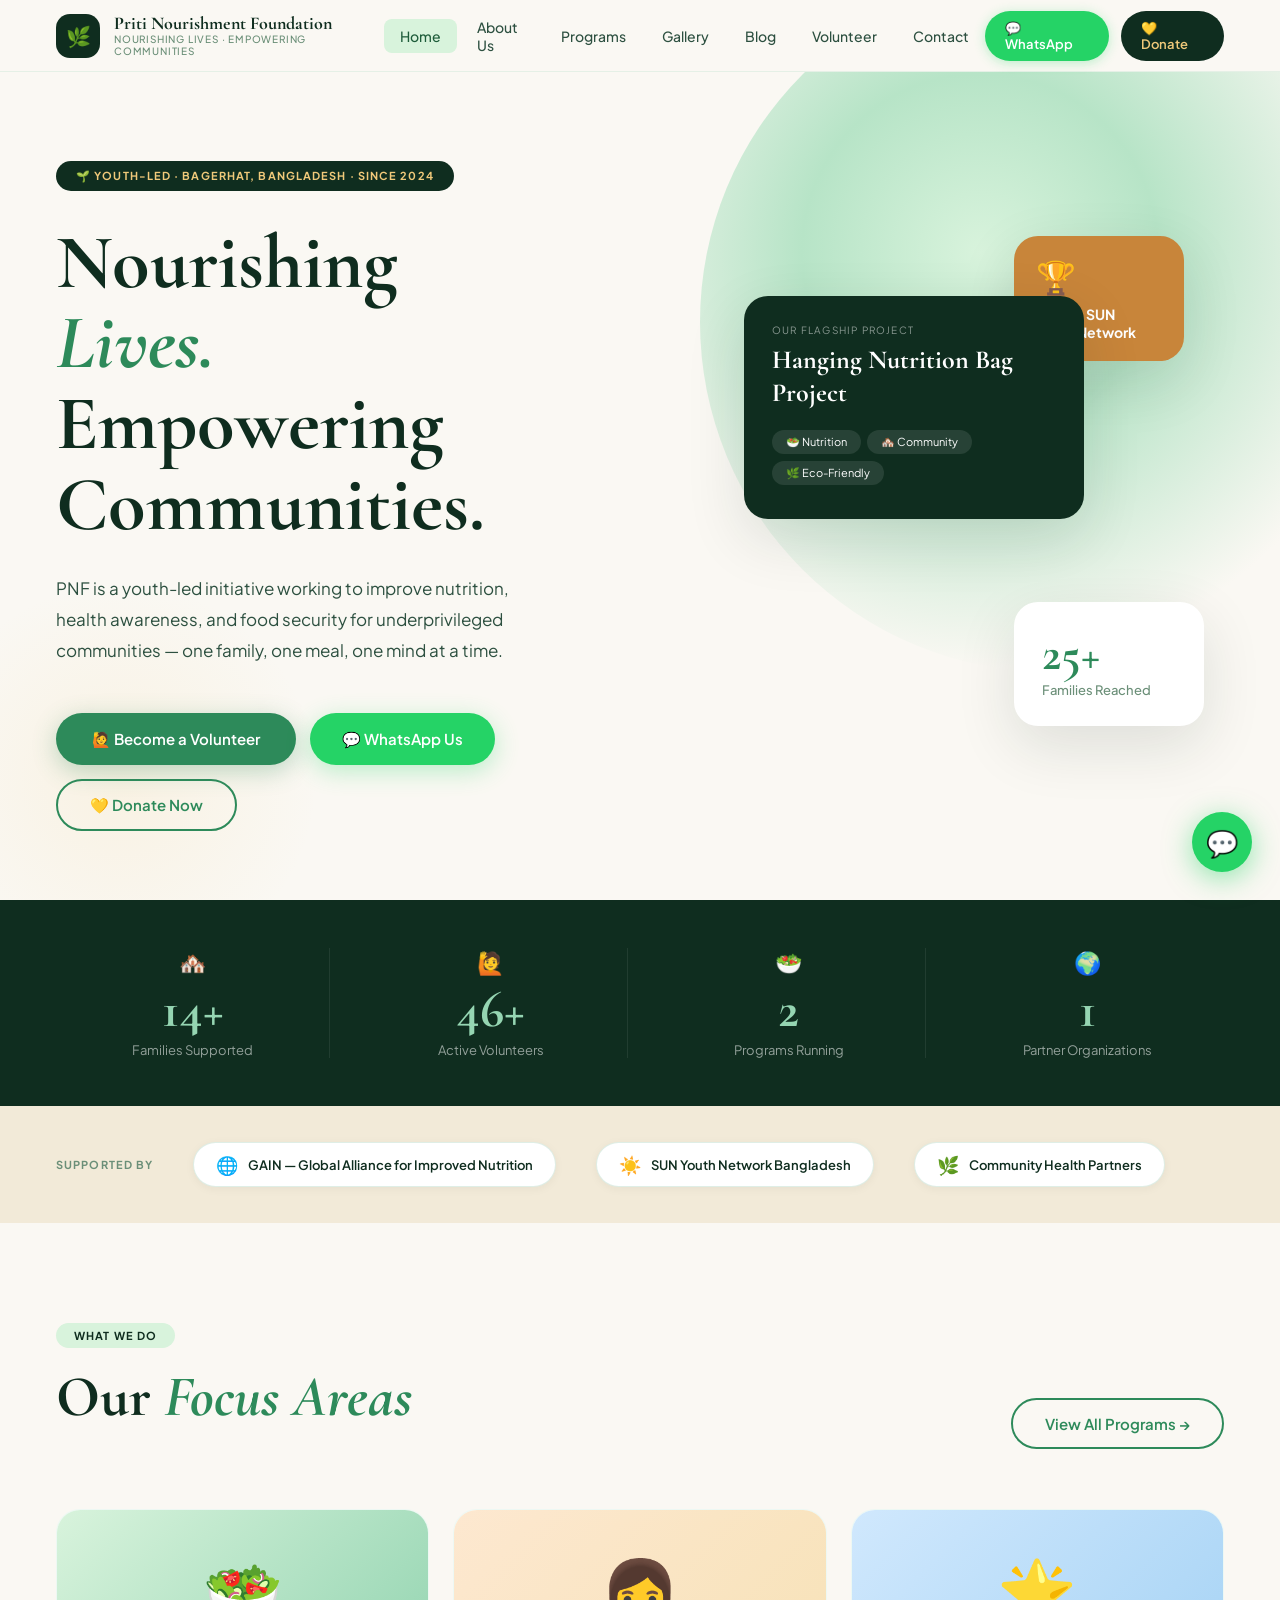
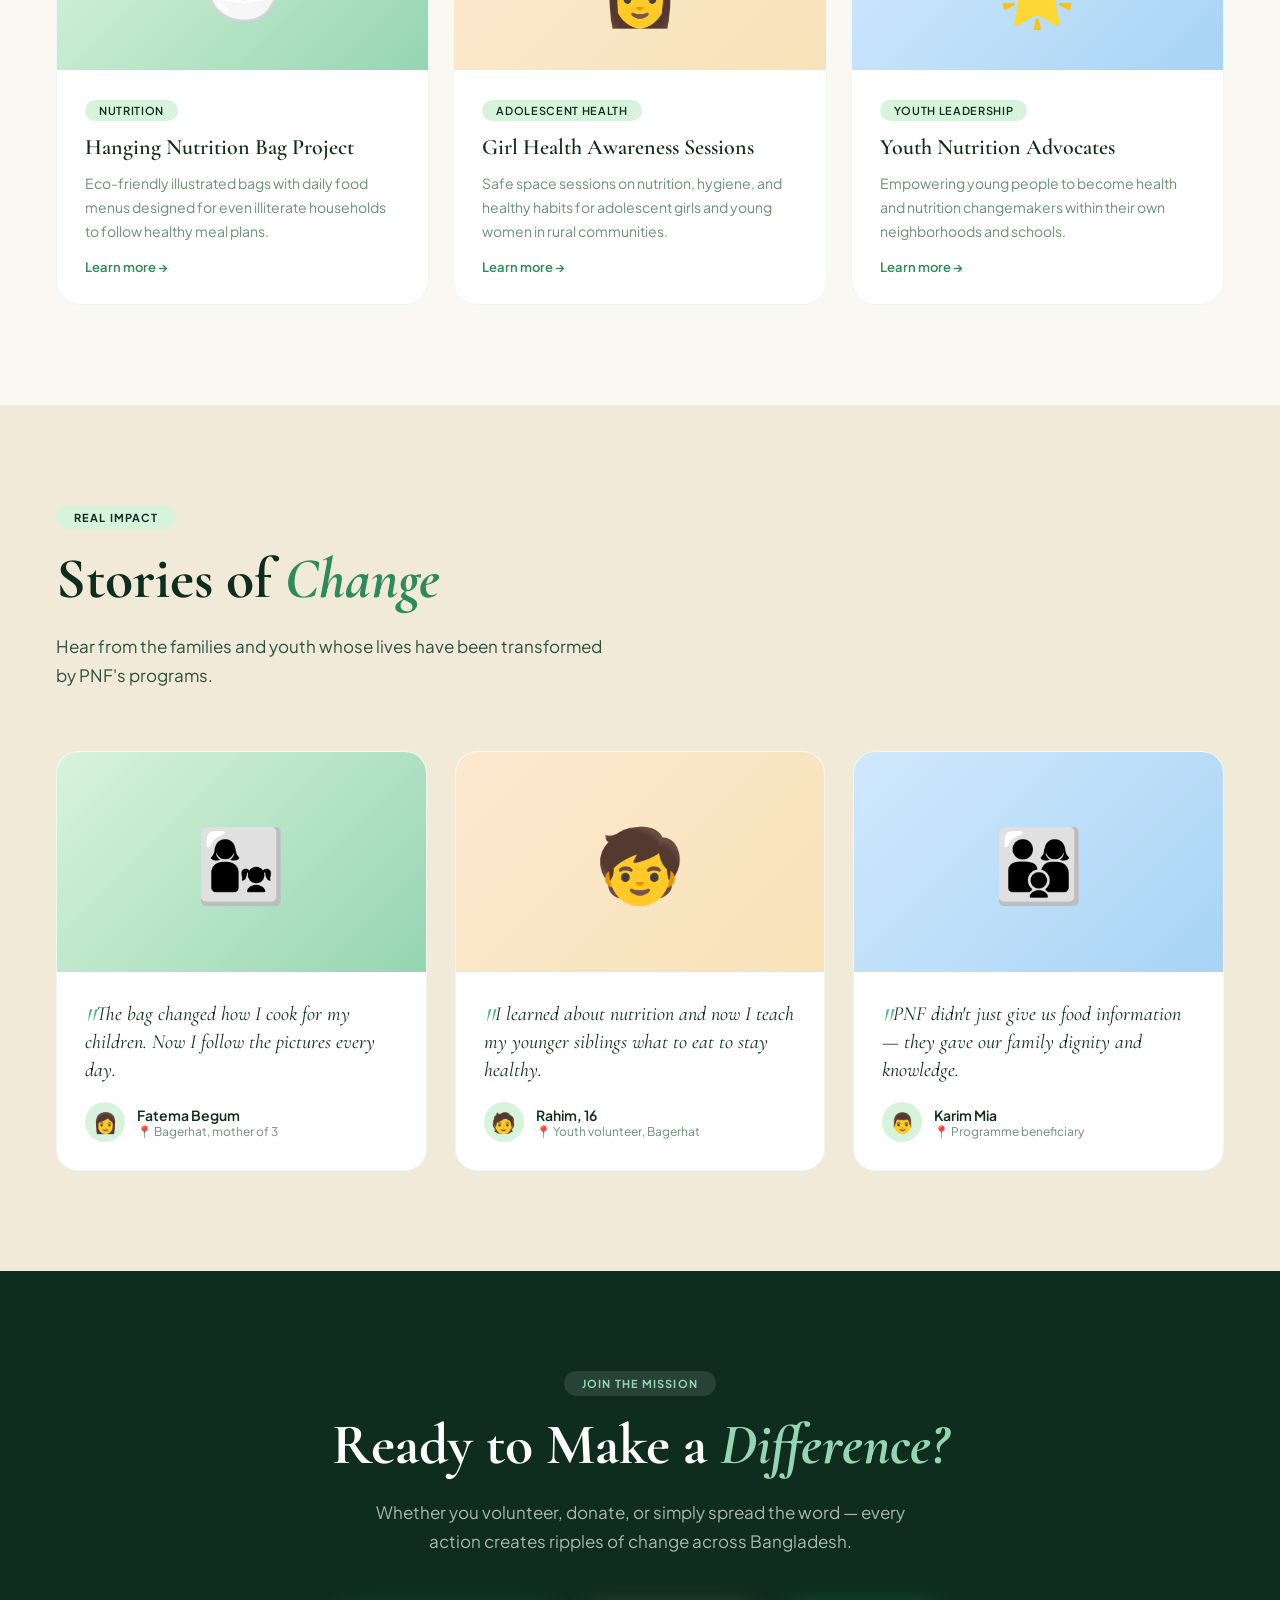
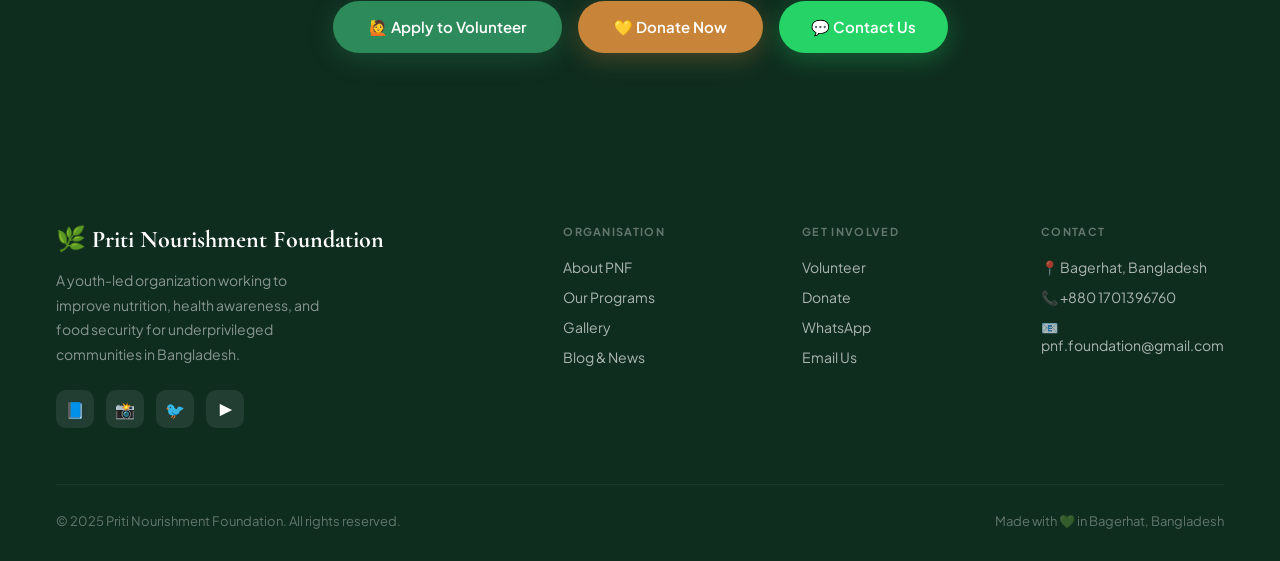
<file: website/pnf-website-v2.html>
<!DOCTYPE html>
<html lang="en">
<head>
<meta charset="UTF-8"/>
<meta name="viewport" content="width=device-width, initial-scale=1.0"/>
<title>Priti Nourishment Foundation — Nourishing Lives. Empowering Communities.</title>
<link href="https://fonts.googleapis.com/css2?family=Cormorant+Garamond:ital,wght@0,400;0,600;0,700;1,400;1,600&family=Plus+Jakarta+Sans:wght@300;400;500;600;700&display=swap" rel="stylesheet"/>
<style>
:root {
  --forest: #0f2d1f;
  --moss: #1e5c3a;
  --fern: #2d8a5a;
  --sage: #52b788;
  --mint: #95d5b2;
  --foam: #d8f3dc;
  --cream: #faf8f3;
  --parchment: #f2ead8;
  --gold: #c8853a;
  --gold-light: #f0c97a;
  --text: #0f2d1f;
  --text-mid: #2d5040;
  --text-soft: #6b8f78;
  --white: #ffffff;
  --shadow: 0 20px 60px rgba(15,45,31,.12);
  --shadow-lg: 0 40px 100px rgba(15,45,31,.18);
}

*, *::before, *::after { box-sizing: border-box; margin: 0; padding: 0; }
html { scroll-behavior: smooth; font-size: 16px; }
body { font-family: 'Plus Jakarta Sans', sans-serif; background: var(--cream); color: var(--text); overflow-x: hidden; }
img { max-width: 100%; display: block; }
a { text-decoration: none; }

/* ═══════════════════════════════════
   NAVIGATION
═══════════════════════════════════ */
.nav {
  position: fixed; top: 0; left: 0; right: 0; z-index: 1000;
  padding: 0 56px;
  background: rgba(250,248,243,0.95);
  backdrop-filter: blur(20px);
  border-bottom: 1px solid rgba(82,183,136,.12);
  transition: box-shadow .3s;
  height: 72px; display: flex; align-items: center; justify-content: space-between;
}
.nav.scrolled { box-shadow: 0 4px 40px rgba(15,45,31,.08); }

.nav-brand { display: flex; align-items: center; gap: 14px; }
.nav-icon {
  width: 44px; height: 44px; background: var(--forest);
  border-radius: 14px; display: flex; align-items: center; justify-content: center;
  font-size: 20px; flex-shrink: 0;
}
.nav-name { font-family: 'Cormorant Garamond', serif; font-size: 18px; font-weight: 700; color: var(--forest); line-height: 1.1; }
.nav-tagline { font-size: 10px; color: var(--text-soft); letter-spacing: .08em; text-transform: uppercase; font-weight: 500; }

.nav-menu { display: flex; align-items: center; gap: 4px; }
.nav-menu a {
  padding: 8px 16px; border-radius: 8px; font-size: 14px; font-weight: 500;
  color: var(--text-mid); transition: all .2s;
}
.nav-menu a:hover, .nav-menu a.active { background: var(--foam); color: var(--moss); }

.nav-actions { display: flex; align-items: center; gap: 12px; }
.btn-wa {
  display: flex; align-items: center; gap: 8px;
  background: #25d366; color: #fff;
  padding: 9px 20px; border-radius: 50px; font-size: 13px; font-weight: 600;
  transition: all .2s; box-shadow: 0 2px 12px rgba(37,211,102,.3);
}
.btn-wa:hover { background: #1db954; transform: translateY(-1px); box-shadow: 0 4px 20px rgba(37,211,102,.4); }
.btn-donate-nav {
  display: flex; align-items: center; gap: 6px;
  background: var(--forest); color: var(--gold-light);
  padding: 9px 20px; border-radius: 50px; font-size: 13px; font-weight: 600;
  transition: all .2s;
}
.btn-donate-nav:hover { background: var(--moss); transform: translateY(-1px); }

/* ═══════════════════════════════════
   PAGE SYSTEM
═══════════════════════════════════ */
.page { display: none; padding-top: 72px; min-height: 100vh; }
.page.active { display: block; }

/* ═══════════════════════════════════
   HERO — HOME
═══════════════════════════════════ */
.hero {
  min-height: calc(100vh - 72px);
  position: relative; overflow: hidden;
  display: grid; grid-template-columns: 1fr 480px;
  align-items: center; gap: 60px;
  padding: 80px 56px 60px;
  background: var(--cream);
}

.hero-orb {
  position: absolute; right: -120px; top: -100px;
  width: 700px; height: 700px;
  background: radial-gradient(circle at 40% 40%, #d8f3dc 0%, #b7e4c7 30%, transparent 70%);
  border-radius: 50%; pointer-events: none;
  animation: orbFloat 10s ease-in-out infinite;
}
.hero-orb2 {
  position: absolute; left: -80px; bottom: -80px;
  width: 400px; height: 400px;
  background: radial-gradient(circle, #f0c97a22 0%, transparent 70%);
  border-radius: 50%; pointer-events: none;
}
@keyframes orbFloat {
  0%,100%{transform:translate(0,0) scale(1)} 50%{transform:translate(-20px,-30px) scale(1.05)}
}

.hero-left { position: relative; z-index: 2; }

.hero-eyebrow {
  display: inline-flex; align-items: center; gap: 10px;
  background: var(--forest); color: var(--gold-light);
  padding: 8px 20px; border-radius: 50px; font-size: 11px;
  font-weight: 700; letter-spacing: .1em; text-transform: uppercase;
  margin-bottom: 32px; animation: slideIn .7s ease both;
}

.hero-h1 {
  font-family: 'Cormorant Garamond', serif;
  font-size: clamp(48px, 6vw, 80px); font-weight: 700; line-height: 1.05;
  color: var(--forest); margin-bottom: 28px;
  animation: slideIn .7s .1s ease both;
}
.hero-h1 .line2 { color: var(--fern); font-style: italic; }

.hero-p {
  font-size: 17px; line-height: 1.8; color: var(--text-mid);
  max-width: 500px; margin-bottom: 48px;
  animation: slideIn .7s .2s ease both;
}

.hero-btns { display: flex; flex-wrap: wrap; gap: 14px; animation: slideIn .7s .3s ease both; }

.btn-primary {
  display: inline-flex; align-items: center; gap: 10px;
  background: var(--fern); color: #fff;
  padding: 16px 36px; border-radius: 50px; font-size: 15px; font-weight: 600;
  transition: all .25s; box-shadow: 0 6px 24px rgba(45,138,90,.3);
}
.btn-primary:hover { background: var(--forest); transform: translateY(-2px); box-shadow: 0 10px 36px rgba(45,138,90,.4); }

.btn-secondary {
  display: inline-flex; align-items: center; gap: 10px;
  border: 2px solid var(--fern); color: var(--fern);
  padding: 14px 32px; border-radius: 50px; font-size: 15px; font-weight: 600;
  transition: all .25s; background: transparent;
}
.btn-secondary:hover { background: var(--fern); color: #fff; transform: translateY(-2px); }

.btn-wa-hero {
  display: inline-flex; align-items: center; gap: 10px;
  background: #25d366; color: #fff;
  padding: 16px 32px; border-radius: 50px; font-size: 15px; font-weight: 600;
  transition: all .25s; box-shadow: 0 6px 24px rgba(37,211,102,.3);
}
.btn-wa-hero:hover { background: #1db954; transform: translateY(-2px); }

/* Hero Right Visual */
.hero-right { position: relative; z-index: 2; animation: slideIn .8s .15s ease both; }

.hero-visual-wrap {
  position: relative; width: 460px; height: 520px;
}

.vis-card {
  position: absolute; border-radius: 24px; padding: 28px;
  animation: cardFloat 7s ease-in-out infinite;
  box-shadow: var(--shadow);
}
.vc-main {
  width: 340px; top: 60px; left: 0;
  background: var(--forest); color: #fff;
  animation-delay: 0s;
}
.vc-stat {
  width: 190px; bottom: 30px; right: 0;
  background: #fff; animation-delay: -3.5s; animation-duration: 5.5s;
}
.vc-badge {
  width: 170px; top: 0; right: 20px;
  background: var(--gold); color: #fff;
  padding: 20px 22px; animation-delay: -1.5s; animation-duration: 6s;
}
@keyframes cardFloat { 0%,100%{transform:translateY(0)} 50%{transform:translateY(-14px)} }

.vc-main .vc-label { font-size: 10px; letter-spacing: .12em; text-transform: uppercase; opacity: .5; margin-bottom: 8px; }
.vc-main .vc-title { font-family: 'Cormorant Garamond', serif; font-size: 26px; font-weight: 700; margin-bottom: 20px; line-height: 1.25; }
.vc-tag { display: inline-block; background: rgba(255,255,255,.1); padding: 5px 14px; border-radius: 20px; font-size: 11px; margin-right: 6px; margin-bottom: 6px; }

.vc-stat .big-num { font-family: 'Cormorant Garamond', serif; font-size: 48px; font-weight: 700; color: var(--fern); line-height: 1; }
.vc-stat .big-label { font-size: 13px; color: var(--text-soft); font-weight: 500; margin-top: 4px; }

.vc-badge .badge-icon { font-size: 32px; margin-bottom: 8px; }
.vc-badge .badge-text { font-size: 14px; font-weight: 700; line-height: 1.3; }

/* ═══════════════════════════════════
   IMPACT COUNTER BAR
═══════════════════════════════════ */
.impact-bar {
  background: var(--forest);
  padding: 48px 56px;
  display: grid; grid-template-columns: repeat(4,1fr); gap: 24px;
}
.impact-item { text-align: center; border-right: 1px solid rgba(255,255,255,.08); }
.impact-item:last-child { border-right: none; }
.impact-num {
  font-family: 'Cormorant Garamond', serif;
  font-size: 52px; font-weight: 700; color: var(--mint); line-height: 1;
  display: block;
}
.impact-label { font-size: 13px; color: rgba(255,255,255,.55); margin-top: 6px; font-weight: 400; }
.impact-icon { font-size: 22px; margin-bottom: 8px; }

/* ═══════════════════════════════════
   PARTNERS
═══════════════════════════════════ */
.partners-bar {
  background: var(--parchment); padding: 36px 56px;
  display: flex; align-items: center; gap: 40px; flex-wrap: wrap;
}
.partners-label { font-size: 11px; letter-spacing: .1em; text-transform: uppercase; color: var(--text-soft); font-weight: 700; flex-shrink: 0; }
.partner-pill {
  display: flex; align-items: center; gap: 10px;
  background: #fff; border: 1px solid rgba(45,138,90,.15);
  padding: 10px 22px; border-radius: 50px; font-size: 13px; font-weight: 600;
  color: var(--forest); box-shadow: 0 2px 10px rgba(15,45,31,.05);
}
.partner-pill span { font-size: 18px; }

/* ═══════════════════════════════════
   PROGRAMS SECTION
═══════════════════════════════════ */
.section { padding: 100px 56px; }
.section-alt { background: var(--parchment); }
.section-dark { background: var(--forest); color: #fff; }

.s-badge {
  display: inline-block; background: var(--foam); color: var(--forest);
  padding: 6px 18px; border-radius: 20px; font-size: 11px;
  font-weight: 700; letter-spacing: .1em; text-transform: uppercase; margin-bottom: 18px;
}
.s-badge-gold { background: rgba(200,133,58,.15); color: var(--gold); }
.s-badge-white { background: rgba(255,255,255,.1); color: var(--mint); }

.s-title {
  font-family: 'Cormorant Garamond', serif;
  font-size: clamp(36px, 4.5vw, 58px); font-weight: 700; line-height: 1.1;
  color: var(--forest); margin-bottom: 20px;
}
.s-title em { font-style: italic; color: var(--fern); }
.s-title-white { color: #fff; }
.s-title-white em { color: var(--mint); }

.s-sub { font-size: 17px; color: var(--text-mid); line-height: 1.75; max-width: 560px; }
.s-sub-white { color: rgba(255,255,255,.65); }

.s-header { margin-bottom: 60px; }
.s-header-flex { display: flex; justify-content: space-between; align-items: flex-end; flex-wrap: wrap; gap: 20px; margin-bottom: 60px; }

/* Programs grid */
.programs-grid {
  display: grid; grid-template-columns: repeat(3,1fr); gap: 24px;
}
.prog-card {
  background: #fff; border-radius: 24px; overflow: hidden;
  border: 1px solid rgba(82,183,136,.1);
  transition: all .3s; cursor: pointer;
}
.prog-card:hover { transform: translateY(-8px); box-shadow: var(--shadow-lg); }
.prog-banner {
  height: 160px; display: flex; align-items: center; justify-content: center;
  font-size: 64px; position: relative;
}
.pb-1 { background: linear-gradient(135deg, #d8f3dc, #95d5b2); }
.pb-2 { background: linear-gradient(135deg, #fde8d0, #f0c97a88); }
.pb-3 { background: linear-gradient(135deg, #d0e8fd, #a8d4f5); }
.pb-4 { background: linear-gradient(135deg, #fdd0e8, #f5a8d4); }
.pb-5 { background: linear-gradient(135deg, #e8d0fd, #c8a8f5); }
.pb-6 { background: linear-gradient(135deg, #d0fde8, #a8f5c8); }

.prog-body { padding: 28px; }
.prog-tag {
  display: inline-block; background: var(--foam); color: var(--forest);
  padding: 4px 14px; border-radius: 20px; font-size: 11px; font-weight: 600;
  text-transform: uppercase; letter-spacing: .06em; margin-bottom: 12px;
}
.prog-title { font-family: 'Cormorant Garamond', serif; font-size: 22px; font-weight: 600; color: var(--forest); margin-bottom: 10px; line-height: 1.3; }
.prog-desc { font-size: 14px; color: var(--text-soft); line-height: 1.7; }
.prog-link { display: inline-flex; align-items: center; gap: 6px; color: var(--fern); font-size: 13px; font-weight: 600; margin-top: 16px; transition: gap .2s; }
.prog-link:hover { gap: 10px; }

/* ═══════════════════════════════════
   ABOUT PAGE
═══════════════════════════════════ */
.about-hero {
  padding: 80px 56px 60px;
  background: var(--forest); color: #fff;
  display: grid; grid-template-columns: 1fr 1fr; gap: 80px; align-items: center;
}
.about-story { max-width: 560px; }
.about-story p { font-size: 16px; line-height: 1.85; color: rgba(255,255,255,.75); margin-bottom: 20px; }
.about-story p:first-of-type { font-size: 18px; color: rgba(255,255,255,.9); font-weight: 300; }

.about-quote {
  border-left: 3px solid var(--sage); padding-left: 28px; margin: 32px 0;
}
.about-quote blockquote { font-family: 'Cormorant Garamond', serif; font-size: 26px; font-style: italic; color: var(--mint); line-height: 1.4; }

.about-visual-side { position: relative; }
.about-img-grid {
  display: grid; grid-template-columns: 1fr 1fr; gap: 16px;
}
.about-img-card {
  border-radius: 20px; overflow: hidden; aspect-ratio: 1;
  display: flex; align-items: center; justify-content: center; font-size: 60px;
}
.aic-1 { background: linear-gradient(135deg, #1e5c3a, #2d8a5a); }
.aic-2 { background: linear-gradient(135deg, #c8853a, #f0c97a); grid-row: span 2; aspect-ratio: auto; }
.aic-3 { background: linear-gradient(135deg, #0f2d1f, #1e5c3a); }

/* Team */
.team-grid {
  display: grid; grid-template-columns: repeat(auto-fill, minmax(260px,1fr)); gap: 28px;
}
.team-card {
  background: #fff; border-radius: 24px; overflow: hidden;
  border: 1px solid rgba(82,183,136,.1);
  transition: all .3s;
}
.team-card:hover { transform: translateY(-6px); box-shadow: var(--shadow); }
.team-avatar {
  height: 200px; display: flex; align-items: center; justify-content: center;
  font-size: 72px; position: relative;
}
.ta-1 { background: linear-gradient(135deg, #d8f3dc, #52b788); }
.ta-2 { background: linear-gradient(135deg, #fde8d0, #c8853a66); }
.ta-3 { background: linear-gradient(135deg, #e8d0fd, #9a5fc8); }
.ta-4 { background: linear-gradient(135deg, #d0e8fd, #5f98c8); }
.ta-5 { background: linear-gradient(135deg, #fdd0e8, #c85f90); }
.ta-6 { background: linear-gradient(135deg, #d0fde8, #5fc894); }

.team-role {
  position: absolute; bottom: 12px; left: 12px;
  background: rgba(15,45,31,.75); color: var(--mint);
  padding: 4px 14px; border-radius: 20px; font-size: 11px; font-weight: 600;
  letter-spacing: .06em; text-transform: uppercase; backdrop-filter: blur(8px);
}
.team-info { padding: 22px; }
.team-name { font-family: 'Cormorant Garamond', serif; font-size: 20px; font-weight: 600; color: var(--forest); margin-bottom: 6px; }
.team-title { font-size: 13px; color: var(--text-soft); }
.team-bio { font-size: 13px; color: var(--text-mid); line-height: 1.6; margin-top: 10px; }

/* Values */
.values-grid { display: grid; grid-template-columns: repeat(3,1fr); gap: 24px; }
.value-card {
  padding: 36px; border-radius: 20px;
  border: 1px solid rgba(255,255,255,.08);
  background: rgba(255,255,255,.04);
  transition: background .2s;
}
.value-card:hover { background: rgba(255,255,255,.07); }
.value-icon { font-size: 36px; margin-bottom: 16px; }
.value-title { font-family: 'Cormorant Garamond', serif; font-size: 22px; font-weight: 600; color: #fff; margin-bottom: 10px; }
.value-desc { font-size: 14px; color: rgba(255,255,255,.55); line-height: 1.7; }

/* ═══════════════════════════════════
   GALLERY
═══════════════════════════════════ */
.gallery-grid {
  display: grid;
  grid-template-columns: repeat(4,1fr);
  grid-template-rows: auto;
  gap: 16px;
}
.gal-item {
  border-radius: 18px; overflow: hidden; position: relative; cursor: pointer;
  display: flex; align-items: center; justify-content: center;
  font-size: 56px; transition: transform .3s;
  aspect-ratio: 1;
}
.gal-item:hover { transform: scale(1.02); }
.gal-item.tall { grid-row: span 2; aspect-ratio: auto; }
.gal-item.wide { grid-column: span 2; aspect-ratio: 2/1; }

.gi-1 { background: linear-gradient(135deg, #d8f3dc, #52b788); }
.gi-2 { background: linear-gradient(135deg, #fde8d0, #f0c97a); }
.gi-3 { background: linear-gradient(135deg, #1e5c3a, #2d8a5a); color: #d8f3dc; }
.gi-4 { background: linear-gradient(135deg, #0f2d1f, #1e5c3a); color: #95d5b2; }
.gi-5 { background: linear-gradient(135deg, #fdd0e8, #f5a8d4); }
.gi-6 { background: linear-gradient(135deg, #d0e8fd, #a8d4f5); }
.gi-7 { background: linear-gradient(135deg, #e8fdd0, #c8f5a8); }
.gi-8 { background: linear-gradient(135deg, #c8853a, #f0c97a); color: #fff; }

.gal-overlay {
  position: absolute; inset: 0; background: rgba(15,45,31,0);
  display: flex; flex-direction: column; align-items: flex-start; justify-content: flex-end;
  padding: 20px; transition: background .3s;
}
.gal-item:hover .gal-overlay { background: rgba(15,45,31,.6); }
.gal-caption {
  color: #fff; font-size: 14px; font-weight: 600;
  opacity: 0; transform: translateY(10px); transition: all .3s;
}
.gal-item:hover .gal-caption { opacity: 1; transform: translateY(0); }

/* Story section */
.stories-grid { display: grid; grid-template-columns: repeat(3,1fr); gap: 28px; }
.story-card {
  background: #fff; border-radius: 22px; overflow: hidden;
  border: 1px solid rgba(82,183,136,.1); transition: all .3s;
}
.story-card:hover { transform: translateY(-6px); box-shadow: var(--shadow); }
.story-img {
  height: 220px; display: flex; align-items: center; justify-content: center; font-size: 72px;
}
.si-1 { background: linear-gradient(135deg, #d8f3dc, #95d5b2); }
.si-2 { background: linear-gradient(135deg, #fde8d0, #f0c97a88); }
.si-3 { background: linear-gradient(135deg, #d0e8fd, #a8d4f5); }

.story-body { padding: 28px; }
.story-quote {
  font-family: 'Cormorant Garamond', serif; font-size: 20px; font-style: italic;
  color: var(--forest); line-height: 1.4; margin-bottom: 16px;
}
.story-quote::before { content: '"'; color: var(--sage); font-size: 36px; line-height: 0; vertical-align: -12px; }
.story-person { display: flex; align-items: center; gap: 12px; margin-top: 18px; }
.story-avatar { width: 40px; height: 40px; border-radius: 50%; background: var(--foam); display: flex; align-items: center; justify-content: center; font-size: 20px; flex-shrink: 0; }
.story-pname { font-size: 14px; font-weight: 600; color: var(--forest); }
.story-ploc { font-size: 12px; color: var(--text-soft); }

/* ═══════════════════════════════════
   BLOG PAGE
═══════════════════════════════════ */
.blog-hero {
  background: var(--parchment); padding: 72px 56px 60px;
  text-align: center;
}
.blog-filters { display: flex; gap: 10px; flex-wrap: wrap; justify-content: center; margin-top: 36px; }
.filter-btn {
  padding: 9px 22px; border-radius: 50px; border: 2px solid rgba(45,138,90,.2);
  background: transparent; color: var(--text-mid); font-size: 13px; font-weight: 600;
  cursor: pointer; transition: all .2s; font-family: 'Plus Jakarta Sans', sans-serif;
}
.filter-btn.active, .filter-btn:hover {
  background: var(--forest); color: #fff; border-color: var(--forest);
}

.blog-grid-main {
  padding: 64px 56px;
  display: grid; grid-template-columns: 2fr 1fr; gap: 48px; align-items: start;
}

.posts-grid { display: grid; gap: 28px; }
.post-card {
  background: #fff; border-radius: 22px; overflow: hidden; display: grid;
  grid-template-columns: 240px 1fr; border: 1px solid rgba(82,183,136,.1);
  transition: all .3s; cursor: pointer;
}
.post-card:hover { transform: translateY(-4px); box-shadow: var(--shadow); }
.post-thumb {
  height: 100%; min-height: 180px; display: flex; align-items: center;
  justify-content: center; font-size: 60px;
}
.pt-1 { background: linear-gradient(135deg, #d8f3dc, #95d5b2); }
.pt-2 { background: linear-gradient(135deg, #fde8d0, #f0c97a); }
.pt-3 { background: linear-gradient(135deg, #d0e8fd, #a8d4f5); }
.pt-4 { background: linear-gradient(135deg, #fdd0e8, #f5a8d4); }

.post-content { padding: 28px; }
.post-tag {
  display: inline-block; background: var(--foam); color: var(--forest);
  padding: 4px 14px; border-radius: 20px; font-size: 11px; font-weight: 700;
  text-transform: uppercase; letter-spacing: .06em; margin-bottom: 12px;
}
.post-title { font-family: 'Cormorant Garamond', serif; font-size: 22px; font-weight: 600; color: var(--forest); margin-bottom: 10px; line-height: 1.3; }
.post-excerpt { font-size: 14px; color: var(--text-soft); line-height: 1.7; margin-bottom: 18px; }
.post-meta { display: flex; gap: 18px; font-size: 12px; color: var(--text-soft); }
.post-read { color: var(--fern); font-size: 13px; font-weight: 600; display: inline-flex; align-items: center; gap: 6px; margin-top: 14px; transition: gap .2s; }
.post-read:hover { gap: 10px; }

.blog-sidebar { position: sticky; top: 100px; }
.sidebar-card { background: #fff; border-radius: 22px; padding: 28px; margin-bottom: 24px; border: 1px solid rgba(82,183,136,.1); }
.sidebar-title { font-family: 'Cormorant Garamond', serif; font-size: 20px; font-weight: 600; color: var(--forest); margin-bottom: 20px; }
.sidebar-tag { display: inline-block; border: 1px solid rgba(45,138,90,.2); color: var(--text-mid); padding: 7px 16px; border-radius: 20px; font-size: 12px; font-weight: 500; margin: 0 6px 8px 0; transition: all .2s; cursor: pointer; }
.sidebar-tag:hover { background: var(--foam); border-color: var(--fern); color: var(--forest); }
.newsletter-input { width: 100%; padding: 12px 16px; border: 1px solid rgba(45,138,90,.2); border-radius: 12px; font-family: 'Plus Jakarta Sans', sans-serif; font-size: 14px; margin-bottom: 10px; outline: none; }
.newsletter-input:focus { border-color: var(--fern); }
.btn-subscribe { width: 100%; padding: 12px; background: var(--forest); color: #fff; border: none; border-radius: 12px; font-family: 'Plus Jakarta Sans', sans-serif; font-size: 14px; font-weight: 600; cursor: pointer; transition: background .2s; }
.btn-subscribe:hover { background: var(--moss); }

/* ═══════════════════════════════════
   VOLUNTEER PAGE
═══════════════════════════════════ */
.vol-hero {
  background: linear-gradient(135deg, var(--forest) 0%, var(--moss) 100%);
  padding: 80px 56px 0; display: grid; grid-template-columns: 1fr 1fr; gap: 80px; align-items: end;
}
.vol-hero-text { padding-bottom: 60px; }
.vol-hero-text p { color: rgba(255,255,255,.7); font-size: 17px; line-height: 1.75; margin-bottom: 32px; max-width: 480px; }
.vol-perks { display: flex; gap: 12px; flex-wrap: wrap; }
.perk-chip {
  display: flex; align-items: center; gap: 8px;
  background: rgba(255,255,255,.08); color: rgba(255,255,255,.8);
  padding: 8px 16px; border-radius: 50px; font-size: 13px; font-weight: 500;
  border: 1px solid rgba(255,255,255,.1);
}

.vol-form-wrap {
  background: #fff; border-radius: 28px 28px 0 0; padding: 48px; box-shadow: 0 -20px 60px rgba(15,45,31,.2);
}
.vol-form-title { font-family: 'Cormorant Garamond', serif; font-size: 28px; font-weight: 700; color: var(--forest); margin-bottom: 8px; }
.vol-form-sub { font-size: 14px; color: var(--text-soft); margin-bottom: 32px; }

.form-row { display: grid; grid-template-columns: 1fr 1fr; gap: 18px; margin-bottom: 18px; }
.form-row.full { grid-template-columns: 1fr; }
.fg label { display: block; font-size: 12px; font-weight: 700; letter-spacing: .06em; text-transform: uppercase; color: var(--text-soft); margin-bottom: 8px; }
.fg input, .fg select, .fg textarea {
  width: 100%; padding: 14px 18px; border: 2px solid rgba(45,138,90,.15);
  border-radius: 14px; font-family: 'Plus Jakarta Sans', sans-serif; font-size: 14px;
  color: var(--text); outline: none; transition: border-color .2s; background: #fff;
}
.fg input:focus, .fg select:focus, .fg textarea:focus { border-color: var(--fern); }
.fg textarea { resize: vertical; }

.interest-checks { display: flex; flex-wrap: wrap; gap: 10px; }
.interest-check input[type=checkbox] { display: none; }
.interest-check label {
  display: flex; align-items: center; gap: 8px; cursor: pointer;
  border: 2px solid rgba(45,138,90,.2); padding: 9px 18px; border-radius: 50px;
  font-size: 13px; font-weight: 500; color: var(--text-mid); transition: all .2s;
}
.interest-check input:checked + label { background: var(--forest); color: #fff; border-color: var(--forest); }

.btn-vol-submit {
  width: 100%; padding: 18px; background: var(--fern); color: #fff; border: none;
  border-radius: 16px; font-family: 'Plus Jakarta Sans', sans-serif; font-size: 16px;
  font-weight: 700; cursor: pointer; transition: all .25s; margin-top: 8px;
  box-shadow: 0 6px 24px rgba(45,138,90,.3);
}
.btn-vol-submit:hover { background: var(--forest); transform: translateY(-2px); }

.vol-stats { padding: 72px 56px; background: var(--parchment); }
.vol-stats-grid { display: grid; grid-template-columns: repeat(4,1fr); gap: 24px; margin-top: 48px; }
.vs-card {
  background: #fff; border-radius: 20px; padding: 32px; text-align: center;
  border: 1px solid rgba(82,183,136,.12); transition: all .3s;
}
.vs-card:hover { transform: translateY(-4px); box-shadow: var(--shadow); }
.vs-icon { font-size: 36px; margin-bottom: 12px; }
.vs-num { font-family: 'Cormorant Garamond', serif; font-size: 44px; font-weight: 700; color: var(--fern); }
.vs-label { font-size: 13px; color: var(--text-soft); margin-top: 4px; }

/* ═══════════════════════════════════
   DONATE PAGE
═══════════════════════════════════ */
.donate-hero {
  background: var(--forest); padding: 80px 56px; color: #fff; text-align: center;
}
.donate-hero p { color: rgba(255,255,255,.65); font-size: 18px; max-width: 560px; margin: 16px auto 0; line-height: 1.7; }

.donate-main { padding: 72px 56px; display: grid; grid-template-columns: 1fr 1fr; gap: 80px; align-items: start; }

.donate-impact h3 { font-family: 'Cormorant Garamond', serif; font-size: 32px; font-weight: 700; color: var(--forest); margin-bottom: 32px; }
.impact-row {
  display: flex; align-items: flex-start; gap: 20px; padding: 24px 0;
  border-bottom: 1px solid rgba(82,183,136,.12);
}
.impact-row:last-child { border-bottom: none; }
.impact-amount { font-family: 'Cormorant Garamond', serif; font-size: 32px; font-weight: 700; color: var(--fern); min-width: 100px; }
.impact-desc strong { display: block; font-size: 15px; color: var(--forest); margin-bottom: 4px; }
.impact-desc span { font-size: 13px; color: var(--text-soft); }

.donate-box {
  background: var(--parchment); border-radius: 28px; padding: 44px;
  position: sticky; top: 100px;
}
.donate-box h3 { font-family: 'Cormorant Garamond', serif; font-size: 26px; font-weight: 700; color: var(--forest); margin-bottom: 24px; }
.amount-grid { display: grid; grid-template-columns: repeat(3,1fr); gap: 10px; margin-bottom: 20px; }
.amt-btn {
  padding: 14px; border: 2px solid rgba(45,138,90,.25); border-radius: 14px;
  background: #fff; font-family: 'Plus Jakarta Sans', sans-serif; font-size: 16px;
  font-weight: 700; color: var(--text-mid); cursor: pointer; transition: all .2s;
}
.amt-btn:hover, .amt-btn.active { background: var(--forest); color: var(--gold-light); border-color: var(--forest); }
.custom-input { width: 100%; padding: 14px 18px; border: 2px solid rgba(45,138,90,.2); border-radius: 14px; font-family: 'Plus Jakarta Sans', sans-serif; font-size: 15px; outline: none; margin-bottom: 20px; }
.custom-input:focus { border-color: var(--fern); }
.donate-methods { display: grid; grid-template-columns: 1fr 1fr; gap: 12px; }
.donate-method {
  display: flex; align-items: center; gap: 10px; padding: 14px 18px; border-radius: 14px;
  font-size: 13px; font-weight: 600; text-align: left; border: none; cursor: pointer;
  transition: all .2s; font-family: 'Plus Jakarta Sans', sans-serif;
}
.dm-wa { background: #25d366; color: #fff; }
.dm-wa:hover { background: #1db954; }
.dm-bkash { background: #e40046; color: #fff; }
.dm-bkash:hover { background: #c2003c; }
.dm-email { background: var(--forest); color: #fff; grid-column: span 2; justify-content: center; }
.dm-email:hover { background: var(--moss); }

/* ═══════════════════════════════════
   CONTACT PAGE
═══════════════════════════════════ */
.contact-layout { padding: 80px 56px; display: grid; grid-template-columns: 1fr 1fr; gap: 80px; align-items: start; }
.contact-left { }
.contact-right { }

.contact-info-list { margin-top: 40px; display: flex; flex-direction: column; gap: 16px; }
.ci-row {
  display: flex; align-items: flex-start; gap: 16px; padding: 20px 24px;
  background: var(--parchment); border-radius: 16px; transition: box-shadow .2s;
}
.ci-row:hover { box-shadow: var(--shadow); }
.ci-icon { width: 46px; height: 46px; background: var(--foam); border-radius: 12px; display: flex; align-items: center; justify-content: center; font-size: 20px; flex-shrink: 0; }
.ci-label { font-size: 11px; text-transform: uppercase; letter-spacing: .08em; color: var(--text-soft); font-weight: 700; margin-bottom: 4px; }
.ci-value { font-size: 15px; color: var(--forest); font-weight: 500; }
.ci-value a { color: var(--fern); }

.contact-form { background: var(--parchment); border-radius: 28px; padding: 44px; }
.cf-title { font-family: 'Cormorant Garamond', serif; font-size: 28px; font-weight: 700; color: var(--forest); margin-bottom: 6px; }
.cf-sub { font-size: 14px; color: var(--text-soft); margin-bottom: 32px; }

/* ═══════════════════════════════════
   FOOTER
═══════════════════════════════════ */
.footer {
  background: var(--forest); color: #fff; padding: 72px 56px 32px;
}
.footer-grid { display: grid; grid-template-columns: 2.5fr 1fr 1fr 1fr; gap: 60px; margin-bottom: 56px; }
.footer-brand .fb-logo { font-family: 'Cormorant Garamond', serif; font-size: 24px; font-weight: 700; margin-bottom: 14px; display: flex; align-items: center; gap: 10px; }
.footer-brand p { font-size: 14px; color: rgba(255,255,255,.5); line-height: 1.75; max-width: 280px; margin-bottom: 24px; }
.footer-socials { display: flex; gap: 12px; }
.social-btn { width: 38px; height: 38px; border-radius: 10px; background: rgba(255,255,255,.08); display: flex; align-items: center; justify-content: center; font-size: 16px; transition: background .2s; cursor: pointer; }
.social-btn:hover { background: rgba(255,255,255,.15); }
.footer-col h4 { font-size: 11px; letter-spacing: .12em; text-transform: uppercase; color: rgba(255,255,255,.35); margin-bottom: 20px; font-weight: 700; }
.footer-col a { display: block; color: rgba(255,255,255,.65); font-size: 14px; margin-bottom: 12px; transition: color .2s; }
.footer-col a:hover { color: var(--mint); }
.footer-bottom { border-top: 1px solid rgba(255,255,255,.06); padding-top: 28px; display: flex; justify-content: space-between; align-items: center; font-size: 13px; color: rgba(255,255,255,.35); }

/* ═══════════════════════════════════
   UTILITIES
═══════════════════════════════════ */
@keyframes slideIn { from{opacity:0;transform:translateY(28px)} to{opacity:1;transform:translateY(0)} }

.fade-in { opacity: 0; transform: translateY(28px); transition: opacity .7s ease, transform .7s ease; }
.fade-in.visible { opacity: 1; transform: none; }

.wa-float {
  position: fixed; bottom: 28px; right: 28px; z-index: 999;
  width: 60px; height: 60px; border-radius: 50%; background: #25d366;
  display: flex; align-items: center; justify-content: center;
  font-size: 26px; box-shadow: 0 6px 28px rgba(37,211,102,.5);
  transition: transform .2s; animation: waPulse 2.5s infinite;
}
.wa-float:hover { transform: scale(1.12); }
@keyframes waPulse { 0%,100%{box-shadow:0 6px 28px rgba(37,211,102,.5)} 50%{box-shadow:0 6px 36px rgba(37,211,102,.75)} }

.success-toast {
  display: none; position: fixed; bottom: 100px; right: 28px; z-index: 9999;
  background: var(--fern); color: #fff; padding: 16px 24px; border-radius: 14px;
  font-size: 14px; font-weight: 600; box-shadow: 0 8px 32px rgba(45,138,90,.4);
  animation: toastIn .3s ease;
}
@keyframes toastIn { from{opacity:0;transform:translateY(20px)} to{opacity:1;transform:translateY(0)} }

@media (max-width:1024px) {
  .nav { padding: 0 24px; }
  .nav-menu { display: none; }
  .hero, .about-hero, .vol-hero, .donate-main, .contact-layout { grid-template-columns: 1fr; gap: 40px; }
  .hero-right, .about-visual-side { display: none; }
  .impact-bar, .vol-stats-grid { grid-template-columns: repeat(2,1fr); }
  .programs-grid, .stories-grid, .team-grid { grid-template-columns: repeat(2,1fr); }
  .blog-grid-main { grid-template-columns: 1fr; }
  .post-card { grid-template-columns: 1fr; }
  .post-thumb { height: 160px; }
  .footer-grid { grid-template-columns: 1fr 1fr; gap: 32px; }
  .gallery-grid { grid-template-columns: repeat(2,1fr); }
  .gal-item.wide { grid-column: span 1; aspect-ratio: 1; }
  .section, .blog-grid-main, .vol-stats, .donate-main, .contact-layout { padding-left: 24px; padding-right: 24px; }
  .impact-bar, .partners-bar, .footer { padding-left: 24px; padding-right: 24px; }
  .hero, .about-hero, .vol-hero, .donate-hero, .blog-hero { padding-left: 24px; padding-right: 24px; }
}
@media (max-width:600px) {
  .programs-grid, .stories-grid, .values-grid { grid-template-columns: 1fr; }
  .form-row { grid-template-columns: 1fr; }
  .amount-grid { grid-template-columns: repeat(2,1fr); }
}
</style>
</head>
<body>

<!-- WhatsApp Float -->
<a href="https://wa.me/8801701396760" target="_blank" class="wa-float">💬</a>
<div class="success-toast" id="toast">✅ Submitted! We'll contact you within 48 hours.</div>

<!-- ══════════════ NAV ══════════════ -->
<nav class="nav" id="mainNav">
  <div class="nav-brand">
    <div class="nav-icon">🌿</div>
    <div>
      <div class="nav-name">Priti Nourishment Foundation</div>
      <div class="nav-tagline">Nourishing Lives · Empowering Communities</div>
    </div>
  </div>
  <div class="nav-menu">
    <a href="#" onclick="showPage('home',this)" class="active">Home</a>
    <a href="#" onclick="showPage('about',this)">About Us</a>
    <a href="#" onclick="showPage('programs',this)">Programs</a>
    <a href="#" onclick="showPage('gallery',this)">Gallery</a>
    <a href="#" onclick="showPage('blog',this)">Blog</a>
    <a href="#" onclick="showPage('volunteer',this)">Volunteer</a>
    <a href="#" onclick="showPage('contact',this)">Contact</a>
  </div>
  <div class="nav-actions">
    <a href="https://wa.me/8801701396760" target="_blank" class="btn-wa">💬 WhatsApp</a>
    <a href="#" onclick="showPage('donate',this)" class="btn-donate-nav">💛 Donate</a>
  </div>
</nav>

<!-- ══════════════════════════════════
     HOME PAGE
══════════════════════════════════ -->
<div id="page-home" class="page active">

  <!-- Hero -->
  <section class="hero">
    <div class="hero-orb"></div>
    <div class="hero-orb2"></div>
    <div class="hero-left">
      <div class="hero-eyebrow">🌱 Youth-Led · Bagerhat, Bangladesh · Since 2024</div>
      <h1 class="hero-h1">
        Nourishing<br>
        <span class="line2">Lives.</span><br>
        Empowering<br>Communities.
      </h1>
      <p class="hero-p">PNF is a youth-led initiative working to improve nutrition, health awareness, and food security for underprivileged communities — one family, one meal, one mind at a time.</p>
      <div class="hero-btns">
        <a href="#" onclick="showPage('volunteer')" class="btn-primary">🙋 Become a Volunteer</a>
        <a href="https://wa.me/8801701396760" target="_blank" class="btn-wa-hero">💬 WhatsApp Us</a>
        <a href="#" onclick="showPage('donate')" class="btn-secondary">💛 Donate Now</a>
      </div>
    </div>
    <div class="hero-right">
      <div class="hero-visual-wrap">
        <div class="vis-card vc-badge">
          <div class="badge-icon">🏆</div>
          <div class="badge-text">GAIN & SUN<br>Youth Network</div>
        </div>
        <div class="vis-card vc-main">
          <div class="vc-label">Our Flagship Project</div>
          <div class="vc-title">Hanging Nutrition Bag Project</div>
          <div><span class="vc-tag">🥗 Nutrition</span><span class="vc-tag">🏘️ Community</span><span class="vc-tag">🌿 Eco-Friendly</span></div>
        </div>
        <div class="vis-card vc-stat">
          <div class="big-num">25+</div>
          <div class="big-label">Families Reached</div>
        </div>
      </div>
    </div>
  </section>

  <!-- Impact Counter -->
  <div class="impact-bar">
    <div class="impact-item fade-in">
      <div class="impact-icon">🏘️</div>
      <span class="impact-num" data-target="25">0</span>
      <div class="impact-label">Families Supported</div>
    </div>
    <div class="impact-item fade-in" style="transition-delay:.1s">
      <div class="impact-icon">🙋</div>
      <span class="impact-num" data-target="80">0</span>
      <div class="impact-label">Active Volunteers</div>
    </div>
    <div class="impact-item fade-in" style="transition-delay:.2s">
      <div class="impact-icon">🥗</div>
      <span class="impact-num" data-target="5">0</span>
      <div class="impact-label">Programs Running</div>
    </div>
    <div class="impact-item fade-in" style="transition-delay:.3s">
      <div class="impact-icon">🌍</div>
      <span class="impact-num" data-target="3">0</span>
      <div class="impact-label">Partner Organizations</div>
    </div>
  </div>

  <!-- Partners -->
  <div class="partners-bar fade-in">
    <span class="partners-label">Supported By</span>
    <div class="partner-pill"><span>🌐</span> GAIN — Global Alliance for Improved Nutrition</div>
    <div class="partner-pill"><span>☀️</span> SUN Youth Network Bangladesh</div>
    <div class="partner-pill"><span>🌿</span> Community Health Partners</div>
  </div>

  <!-- Programs preview -->
  <section class="section">
    <div class="s-header-flex fade-in">
      <div>
        <div class="s-badge">What We Do</div>
        <h2 class="s-title">Our <em>Focus Areas</em></h2>
      </div>
      <a href="#" onclick="showPage('programs')" class="btn-secondary" style="flex-shrink:0">View All Programs →</a>
    </div>
    <div class="programs-grid">
      <div class="prog-card fade-in">
        <div class="prog-banner pb-1">🥗</div>
        <div class="prog-body">
          <span class="prog-tag">Nutrition</span>
          <div class="prog-title">Hanging Nutrition Bag Project</div>
          <div class="prog-desc">Eco-friendly illustrated bags with daily food menus designed for even illiterate households to follow healthy meal plans.</div>
          <a href="#" onclick="showPage('programs')" class="prog-link">Learn more →</a>
        </div>
      </div>
      <div class="prog-card fade-in" style="transition-delay:.1s">
        <div class="prog-banner pb-2">👩</div>
        <div class="prog-body">
          <span class="prog-tag">Adolescent Health</span>
          <div class="prog-title">Girl Health Awareness Sessions</div>
          <div class="prog-desc">Safe space sessions on nutrition, hygiene, and healthy habits for adolescent girls and young women in rural communities.</div>
          <a href="#" onclick="showPage('programs')" class="prog-link">Learn more →</a>
        </div>
      </div>
      <div class="prog-card fade-in" style="transition-delay:.2s">
        <div class="prog-banner pb-3">🌟</div>
        <div class="prog-body">
          <span class="prog-tag">Youth Leadership</span>
          <div class="prog-title">Youth Nutrition Advocates</div>
          <div class="prog-desc">Empowering young people to become health and nutrition changemakers within their own neighborhoods and schools.</div>
          <a href="#" onclick="showPage('programs')" class="prog-link">Learn more →</a>
        </div>
      </div>
    </div>
  </section>

  <!-- Stories preview -->
  <section class="section section-alt">
    <div class="s-header fade-in">
      <div class="s-badge">Real Impact</div>
      <h2 class="s-title">Stories of <em>Change</em></h2>
      <p class="s-sub">Hear from the families and youth whose lives have been transformed by PNF's programs.</p>
    </div>
    <div class="stories-grid">
      <div class="story-card fade-in">
        <div class="story-img si-1">👩‍👧</div>
        <div class="story-body">
          <div class="story-quote">The bag changed how I cook for my children. Now I follow the pictures every day.</div>
          <div class="story-person">
            <div class="story-avatar">👩</div>
            <div><div class="story-pname">Fatema Begum</div><div class="story-ploc">📍 Bagerhat, mother of 3</div></div>
          </div>
        </div>
      </div>
      <div class="story-card fade-in" style="transition-delay:.1s">
        <div class="story-img si-2">🧒</div>
        <div class="story-body">
          <div class="story-quote">I learned about nutrition and now I teach my younger siblings what to eat to stay healthy.</div>
          <div class="story-person">
            <div class="story-avatar">🧑</div>
            <div><div class="story-pname">Rahim, 16</div><div class="story-ploc">📍 Youth volunteer, Bagerhat</div></div>
          </div>
        </div>
      </div>
      <div class="story-card fade-in" style="transition-delay:.2s">
        <div class="story-img si-3">👨‍👩‍👦</div>
        <div class="story-body">
          <div class="story-quote">PNF didn't just give us food information — they gave our family dignity and knowledge.</div>
          <div class="story-person">
            <div class="story-avatar">👨</div>
            <div><div class="story-pname">Karim Mia</div><div class="story-ploc">📍 Programme beneficiary</div></div>
          </div>
        </div>
      </div>
    </div>
  </section>

  <!-- CTA -->
  <section class="section section-dark" style="text-align:center">
    <div class="s-badge s-badge-white fade-in">Join the Mission</div>
    <h2 class="s-title s-title-white fade-in" style="margin:0 auto 20px; max-width:620px">Ready to Make a <em>Difference?</em></h2>
    <p class="s-sub s-sub-white fade-in" style="margin: 0 auto 44px">Whether you volunteer, donate, or simply spread the word — every action creates ripples of change across Bangladesh.</p>
    <div style="display:flex;gap:16px;justify-content:center;flex-wrap:wrap" class="fade-in">
      <a href="#" onclick="showPage('volunteer')" class="btn-primary">🙋 Apply to Volunteer</a>
      <a href="#" onclick="showPage('donate')" style="background:var(--gold);color:#fff;box-shadow:0 6px 24px rgba(200,133,58,.3)" class="btn-primary">💛 Donate Now</a>
      <a href="https://wa.me/8801701396760" target="_blank" class="btn-wa-hero">💬 Contact Us</a>
    </div>
  </section>

  <footer class="footer">
    <div class="footer-grid">
      <div class="footer-brand">
        <div class="fb-logo">🌿 Priti Nourishment Foundation</div>
        <p>A youth-led organization working to improve nutrition, health awareness, and food security for underprivileged communities in Bangladesh.</p>
        <div class="footer-socials">
          <div class="social-btn">📘</div>
          <div class="social-btn">📸</div>
          <div class="social-btn">🐦</div>
          <div class="social-btn">▶️</div>
        </div>
      </div>
      <div class="footer-col">
        <h4>Organisation</h4>
        <a href="#" onclick="showPage('about')">About PNF</a>
        <a href="#" onclick="showPage('programs')">Our Programs</a>
        <a href="#" onclick="showPage('gallery')">Gallery</a>
        <a href="#" onclick="showPage('blog')">Blog & News</a>
      </div>
      <div class="footer-col">
        <h4>Get Involved</h4>
        <a href="#" onclick="showPage('volunteer')">Volunteer</a>
        <a href="#" onclick="showPage('donate')">Donate</a>
        <a href="https://wa.me/8801701396760" target="_blank">WhatsApp</a>
        <a href="mailto:pnf.foundation@gmail.com">Email Us</a>
      </div>
      <div class="footer-col">
        <h4>Contact</h4>
        <a href="#">📍 Bagerhat, Bangladesh</a>
        <a href="tel:+8801701396760">📞 +880 1701396760</a>
        <a href="mailto:pnf.foundation@gmail.com">📧 pnf.foundation@gmail.com</a>
      </div>
    </div>
    <div class="footer-bottom">
      <span>© 2025 Priti Nourishment Foundation. All rights reserved.</span>
      <span>Made with 💚 in Bagerhat, Bangladesh</span>
    </div>
  </footer>
</div>

<!-- ══════════════════════════════════
     ABOUT PAGE
══════════════════════════════════ -->
<div id="page-about" class="page">
  <div class="about-hero">
    <div class="about-story">
      <div class="s-badge s-badge-white" style="margin-bottom:24px">Our Story</div>
      <h1 class="s-title s-title-white" style="margin-bottom:28px">Born from a <em style="color:var(--mint)">Bag Full<br>of Hope</em></h1>
      <p>The Priti Nourishment Foundation began with a simple but powerful idea: what if we could help families eat better without needing to read? In 2024, a group of passionate young people in Bagerhat, Bangladesh, set out to do exactly that.</p>
      <p>Supported by GAIN and the SUN Youth Network Bangladesh, we launched the <strong style="color:var(--mint)">Hanging Nutrition Bag Project</strong> — eco-friendly bags with illustrated daily food menus, distributed to 25 low-income families. The bags used pictures, not words, so every household could follow along.</p>
      <div class="about-quote">
        <blockquote>We believe nutrition is not only about food, but also dignity, awareness, and sustainable care.</blockquote>
      </div>
      <p>That project became the foundation — and the inspiration — for everything PNF does today.</p>
    </div>
    <div class="about-visual-side">
      <div class="about-img-grid">
        <div class="about-img-card aic-1">🥗</div>
        <div class="about-img-card aic-2">🌿</div>
        <div class="about-img-card aic-3">👩‍👧</div>
      </div>
    </div>
  </div>

  <!-- Mission & Vision -->
  <section class="section">
    <div class="fade-in" style="display:grid;grid-template-columns:1fr 1fr;gap:40px;margin-bottom:72px">
      <div style="background:var(--foam);border-radius:24px;padding:40px">
        <div style="font-size:36px;margin-bottom:16px">🏹</div>
        <h3 style="font-family:'Cormorant Garamond',serif;font-size:28px;font-weight:700;color:var(--forest);margin-bottom:14px">Our Mission</h3>
        <p style="font-size:16px;color:var(--text-mid);line-height:1.75">To improve nutrition and health outcomes for underprivileged communities through education, awareness, and sustainable community-based programs.</p>
      </div>
      <div style="background:var(--forest);border-radius:24px;padding:40px;color:#fff">
        <div style="font-size:36px;margin-bottom:16px">🌍</div>
        <h3 style="font-family:'Cormorant Garamond',serif;font-size:28px;font-weight:700;color:var(--mint);margin-bottom:14px">Our Vision</h3>
        <p style="font-size:16px;color:rgba(255,255,255,.75);line-height:1.75">A world where every individual, regardless of background, has access to nutritious food, health knowledge, and a dignified life.</p>
      </div>
    </div>
  </section>

  <!-- Values -->
  <section class="section section-dark" style="padding-top:72px;padding-bottom:72px">
    <div class="s-header fade-in">
      <div class="s-badge s-badge-white">What Drives Us</div>
      <h2 class="s-title s-title-white">Our <em>Core Values</em></h2>
    </div>
    <div class="values-grid">
      <div class="value-card fade-in"><div class="value-icon">💚</div><div class="value-title">Dignity First</div><div class="value-desc">Every person deserves access to healthy food and health knowledge without judgment or shame.</div></div>
      <div class="value-card fade-in" style="transition-delay:.1s"><div class="value-icon">🌿</div><div class="value-title">Community Rooted</div><div class="value-desc">We work with communities, not for them — building local solutions led by local youth.</div></div>
      <div class="value-card fade-in" style="transition-delay:.2s"><div class="value-icon">🌟</div><div class="value-title">Youth Power</div><div class="value-desc">Young people are not the future — they are the present. We put youth at the center of everything.</div></div>
      <div class="value-card fade-in" style="transition-delay:.3s"><div class="value-icon">📊</div><div class="value-title">Evidence Driven</div><div class="value-desc">Our programs are built on research and we track impact to continuously improve what we do.</div></div>
      <div class="value-card fade-in" style="transition-delay:.4s"><div class="value-icon">🤝</div><div class="value-title">Inclusive</div><div class="value-desc">We design for everyone — including those who cannot read — using visual, accessible tools and methods.</div></div>
      <div class="value-card fade-in" style="transition-delay:.5s"><div class="value-icon">♻️</div><div class="value-title">Sustainable</div><div class="value-desc">We build programs that communities can own and continue long after our direct involvement ends.</div></div>
    </div>
  </section>

  <!-- Team -->
  <section class="section section-alt">
    <div class="s-header fade-in">
      <div class="s-badge">The People</div>
      <h2 class="s-title">Meet Our <em>Team</em></h2>
      <p class="s-sub">A passionate group of young changemakers from Bangladesh — united by a mission to nourish lives.</p>
    </div>
    <div class="team-grid">
      <div class="team-card fade-in">
        <div class="team-avatar ta-1"><div class="team-role">Founder</div>👩</div>
        <div class="team-info">
          <div class="team-name">Priti (Founder)</div>
          <div class="team-title">Executive Director</div>
          <div class="team-bio">Visionary behind the Hanging Nutrition Bag Project and PNF. Youth nutrition advocate and SUN Network member.</div>
        </div>
      </div>
      <div class="team-card fade-in" style="transition-delay:.1s">
        <div class="team-avatar ta-2"><div class="team-role">Programs</div>🧑</div>
        <div class="team-info">
          <div class="team-name">Md. Hasan</div>
          <div class="team-title">Programs Manager</div>
          <div class="team-bio">Oversees community training and nutrition education sessions across Bagerhat district.</div>
        </div>
      </div>
      <div class="team-card fade-in" style="transition-delay:.2s">
        <div class="team-avatar ta-3"><div class="team-role">Health</div>👩</div>
        <div class="team-info">
          <div class="team-name">Sadia Islam</div>
          <div class="team-title">Health Education Lead</div>
          <div class="team-bio">Specializes in adolescent health and hygiene awareness programs for girls in rural communities.</div>
        </div>
      </div>
      <div class="team-card fade-in" style="transition-delay:.3s">
        <div class="team-avatar ta-4"><div class="team-role">Research</div>🧑</div>
        <div class="team-info">
          <div class="team-name">Arif Rahman</div>
          <div class="team-title">Research & M&E</div>
          <div class="team-bio">Tracks program impact and ensures evidence-based decision making across all PNF initiatives.</div>
        </div>
      </div>
      <div class="team-card fade-in" style="transition-delay:.4s">
        <div class="team-avatar ta-5"><div class="team-role">Comms</div>👩</div>
        <div class="team-info">
          <div class="team-name">Nadia Sultana</div>
          <div class="team-title">Communications</div>
          <div class="team-bio">Manages storytelling, social media, and partnerships to amplify PNF's voice and reach.</div>
        </div>
      </div>
      <div class="team-card fade-in" style="transition-delay:.5s">
        <div class="team-avatar ta-6"><div class="team-role">Finance</div>🧑</div>
        <div class="team-info">
          <div class="team-name">Jubayer Ahmed</div>
          <div class="team-title">Finance & Operations</div>
          <div class="team-bio">Ensures financial transparency and smooth operations so every taka goes where it's needed most.</div>
        </div>
      </div>
    </div>
  </section>
  <footer class="footer"><div class="footer-bottom" style="border-top:none;padding-top:0"><span>© 2025 Priti Nourishment Foundation</span><span>📧 pnf.foundation@gmail.com · 📞 +880 1701396760</span></div></footer>
</div>

<!-- ══════════════════════════════════
     PROGRAMS PAGE
══════════════════════════════════ -->
<div id="page-programs" class="page">
  <section style="background:var(--forest);padding:80px 56px 60px;color:#fff">
    <div class="s-badge s-badge-white">What We Do</div>
    <h1 class="s-title s-title-white" style="margin-top:14px">Our <em>Programs</em></h1>
    <p class="s-sub s-sub-white">Six interconnected programs working together to transform nutrition and health outcomes in Bangladesh.</p>
  </section>
  <section class="section">
    <div class="programs-grid">
      <div class="prog-card fade-in"><div class="prog-banner pb-1">🌿</div><div class="prog-body"><span class="prog-tag">Flagship</span><div class="prog-title">Hanging Nutrition Bag Project</div><div class="prog-desc">Eco-friendly bags with illustrated daily food menus distributed to low-income families. Designed so even illiterate households can follow healthy meal plans independently.</div><a href="#" class="prog-link">View details →</a></div></div>
      <div class="prog-card fade-in" style="transition-delay:.1s"><div class="prog-banner pb-2">👩</div><div class="prog-body"><span class="prog-tag">Adolescent Health</span><div class="prog-title">Girl Health Awareness Sessions</div><div class="prog-desc">Safe, supportive group sessions covering nutrition, menstrual hygiene, and healthy habits for adolescent girls in rural and semi-urban areas.</div><a href="#" class="prog-link">View details →</a></div></div>
      <div class="prog-card fade-in" style="transition-delay:.2s"><div class="prog-banner pb-3">🏘️</div><div class="prog-body"><span class="prog-tag">Community</span><div class="prog-title">Family Nutrition Training</div><div class="prog-desc">Hands-on workshops for families and caregivers on affordable healthy cooking, food hygiene, and balanced meal preparation using local ingredients.</div><a href="#" class="prog-link">View details →</a></div></div>
      <div class="prog-card fade-in" style="transition-delay:.3s"><div class="prog-banner pb-4">🌟</div><div class="prog-body"><span class="prog-tag">Leadership</span><div class="prog-title">Youth Nutrition Advocates</div><div class="prog-desc">Training young people (16-25) to become certified nutrition and health advocates in their own communities — creating a peer-to-peer health education network.</div><a href="#" class="prog-link">View details →</a></div></div>
      <div class="prog-card fade-in" style="transition-delay:.4s"><div class="prog-banner pb-5">🥦</div><div class="prog-body"><span class="prog-tag">Campaigns</span><div class="prog-title">Healthy Food, Healthy Life Campaign</div><div class="prog-desc">Community-wide campaigns promoting affordable, nutritious eating habits through events, social media, school visits, and local media partnerships.</div><a href="#" class="prog-link">View details →</a></div></div>
      <div class="prog-card fade-in" style="transition-delay:.5s"><div class="prog-banner pb-6">📊</div><div class="prog-body"><span class="prog-tag">Research</span><div class="prog-title">Community Nutrition Research</div><div class="prog-desc">Documenting nutrition challenges, tracking program outcomes, and producing evidence to inform local policy and guide future PNF programs.</div><a href="#" class="prog-link">View details →</a></div></div>
    </div>
  </section>
  <footer class="footer"><div class="footer-bottom" style="border-top:none;padding-top:0"><span>© 2025 Priti Nourishment Foundation</span><span>📧 pnf.foundation@gmail.com</span></div></footer>
</div>

<!-- ══════════════════════════════════
     GALLERY PAGE
══════════════════════════════════ -->
<div id="page-gallery" class="page">
  <section style="background:var(--parchment);padding:80px 56px 60px;text-align:center">
    <div class="s-badge">In the Field</div>
    <h1 class="s-title" style="margin:14px auto 16px;max-width:500px">Photos & <em>Stories</em></h1>
    <p class="s-sub" style="margin:0 auto">A glimpse into the communities we serve and the impact we create together.</p>
  </section>

  <section class="section">
    <div class="s-header-flex fade-in">
      <div><div class="s-badge">Photo Gallery</div><h2 class="s-title">Field <em>Moments</em></h2></div>
    </div>
    <div class="gallery-grid">
      <div class="gal-item gi-1 tall fade-in">🌿<div class="gal-overlay"><div class="gal-caption">Hanging Nutrition Bags — field distribution</div></div></div>
      <div class="gal-item gi-2 fade-in" style="transition-delay:.1s">🥗<div class="gal-overlay"><div class="gal-caption">Community cooking workshop, Bagerhat</div></div></div>
      <div class="gal-item gi-3 fade-in" style="transition-delay:.2s">👩‍👧<div class="gal-overlay"><div class="gal-caption">Mother-child nutrition session</div></div></div>
      <div class="gal-item gi-4 fade-in" style="transition-delay:.1s">🌱<div class="gal-overlay"><div class="gal-caption">Home garden project launch</div></div></div>
      <div class="gal-item gi-5 wide fade-in" style="transition-delay:.2s">🧑‍🤝‍🧑<div class="gal-overlay"><div class="gal-caption">Youth volunteer training day 2024</div></div></div>
      <div class="gal-item gi-6 fade-in" style="transition-delay:.3s">📚<div class="gal-overlay"><div class="gal-caption">Health awareness session, local school</div></div></div>
      <div class="gal-item gi-7 fade-in" style="transition-delay:.4s">👩<div class="gal-overlay"><div class="gal-caption">Adolescent girls hygiene workshop</div></div></div>
      <div class="gal-item gi-8 fade-in" style="transition-delay:.3s">🏆<div class="gal-overlay"><div class="gal-caption">GAIN partnership event, 2024</div></div></div>
    </div>
  </section>

  <!-- Impact Stories -->
  <section class="section section-alt">
    <div class="s-header fade-in">
      <div class="s-badge">Real Impact</div>
      <h2 class="s-title">Stories of <em>Change</em></h2>
      <p class="s-sub">The faces and voices behind our work — families whose lives have been transformed.</p>
    </div>
    <div class="stories-grid">
      <div class="story-card fade-in"><div class="story-img si-1">👩‍👧</div><div class="story-body"><div class="story-quote">The bag changed how I cook for my children. Now I follow the pictures every single day.</div><div class="story-person"><div class="story-avatar">👩</div><div><div class="story-pname">Fatema Begum</div><div class="story-ploc">📍 Bagerhat, mother of 3</div></div></div></div></div>
      <div class="story-card fade-in" style="transition-delay:.1s"><div class="story-img si-2">🧒</div><div class="story-body"><div class="story-quote">I learned about nutrition and now I teach my siblings what to eat to stay healthy every day.</div><div class="story-person"><div class="story-avatar">🧑</div><div><div class="story-pname">Rahim, 16</div><div class="story-ploc">📍 Youth volunteer, Bagerhat</div></div></div></div></div>
      <div class="story-card fade-in" style="transition-delay:.2s"><div class="story-img si-3">👨‍👩‍👦</div><div class="story-body"><div class="story-quote">PNF didn't just give us food knowledge — they gave our family dignity and real, practical hope.</div><div class="story-person"><div class="story-avatar">👨</div><div><div class="story-pname">Karim Mia</div><div class="story-ploc">📍 Programme beneficiary</div></div></div></div></div>
    </div>
  </section>
  <footer class="footer"><div class="footer-bottom" style="border-top:none;padding-top:0"><span>© 2025 Priti Nourishment Foundation</span><span>📧 pnf.foundation@gmail.com</span></div></footer>
</div>

<!-- ══════════════════════════════════
     BLOG PAGE
══════════════════════════════════ -->
<div id="page-blog" class="page">
  <div class="blog-hero">
    <div class="s-badge">News & Insights</div>
    <h1 class="s-title" style="margin:14px auto 16px;max-width:540px">Stories, Research &amp; <em>Updates</em></h1>
    <p class="s-sub" style="margin:0 auto">From the field, the community, and the science of nutrition.</p>
    <div class="blog-filters">
      <button class="filter-btn active" onclick="filterPosts(this,'all')">All</button>
      <button class="filter-btn" onclick="filterPosts(this,'nutrition')">Nutrition</button>
      <button class="filter-btn" onclick="filterPosts(this,'health')">Health</button>
      <button class="filter-btn" onclick="filterPosts(this,'community')">Community</button>
      <button class="filter-btn" onclick="filterPosts(this,'youth')">Youth</button>
    </div>
  </div>

  <div class="blog-grid-main">
    <div class="posts-grid" id="postsGrid">
      <div class="post-card fade-in" data-cat="nutrition">
        <div class="post-thumb pt-1">🌿</div>
        <div class="post-content">
          <span class="post-tag">Nutrition</span>
          <div class="post-title">How the Hanging Nutrition Bag Changed Mealtimes for 25 Families</div>
          <div class="post-excerpt">A visual meal guide designed for all literacy levels — and how it transformed the way families in Bagerhat plan their daily food intake.</div>
          <div class="post-meta"><span>📅 March 2025</span><span>⏱ 4 min read</span></div>
          <a href="#" class="post-read">Read more →</a>
        </div>
      </div>
      <div class="post-card fade-in" data-cat="health" style="transition-delay:.1s">
        <div class="post-thumb pt-2">👩</div>
        <div class="post-content">
          <span class="post-tag">Health</span>
          <div class="post-title">Breaking the Silence: Nutrition for Adolescent Girls in Rural Bangladesh</div>
          <div class="post-excerpt">How our youth-led workshops are creating safe spaces for adolescent girls to learn about hygiene, health, and balanced eating habits.</div>
          <div class="post-meta"><span>📅 Feb 2025</span><span>⏱ 5 min read</span></div>
          <a href="#" class="post-read">Read more →</a>
        </div>
      </div>
      <div class="post-card fade-in" data-cat="youth" style="transition-delay:.2s">
        <div class="post-thumb pt-3">🌟</div>
        <div class="post-content">
          <span class="post-tag">Youth</span>
          <div class="post-title">Youth as Changemakers: PNF Volunteers Share Their Stories</div>
          <div class="post-excerpt">Meet the young leaders behind PNF and hear their first-hand experience leading nutrition campaigns in their own neighborhoods.</div>
          <div class="post-meta"><span>📅 Jan 2025</span><span>⏱ 3 min read</span></div>
          <a href="#" class="post-read">Read more →</a>
        </div>
      </div>
      <div class="post-card fade-in" data-cat="community" style="transition-delay:.3s">
        <div class="post-thumb pt-4">🏘️</div>
        <div class="post-content">
          <span class="post-tag">Community</span>
          <div class="post-title">5 Affordable Nutritious Meals Any Family in Bangladesh Can Make</div>
          <div class="post-excerpt">Simple, culturally rooted recipes using locally available ingredients — healthy eating doesn't have to be expensive or complicated.</div>
          <div class="post-meta"><span>📅 Dec 2024</span><span>⏱ 6 min read</span></div>
          <a href="#" class="post-read">Read more →</a>
        </div>
      </div>
    </div>

    <aside class="blog-sidebar">
      <div class="sidebar-card fade-in">
        <div class="sidebar-title">Browse by Topic</div>
        <span class="sidebar-tag" onclick="filterPosts(null,'nutrition')">🥗 Nutrition</span>
        <span class="sidebar-tag" onclick="filterPosts(null,'health')">💊 Health</span>
        <span class="sidebar-tag" onclick="filterPosts(null,'community')">🏘️ Community</span>
        <span class="sidebar-tag" onclick="filterPosts(null,'youth')">🌟 Youth</span>
        <span class="sidebar-tag">📊 Research</span>
        <span class="sidebar-tag">🍚 Food Tips</span>
      </div>
      <div class="sidebar-card fade-in" style="transition-delay:.1s">
        <div class="sidebar-title">📬 Newsletter</div>
        <p style="font-size:13px;color:var(--text-soft);margin-bottom:16px;line-height:1.6">Get PNF's monthly nutrition tips and field updates directly in your inbox.</p>
        <input class="newsletter-input" type="email" placeholder="your@email.com"/>
        <button class="btn-subscribe" onclick="showToast()">Subscribe Free →</button>
      </div>
      <div class="sidebar-card fade-in" style="transition-delay:.2s;background:var(--forest);border:none">
        <div class="sidebar-title" style="color:#fff">💬 Have a story?</div>
        <p style="font-size:13px;color:rgba(255,255,255,.6);margin-bottom:16px;line-height:1.6">Are you a PNF beneficiary or volunteer? We'd love to feature your story.</p>
        <a href="https://wa.me/8801701396760" target="_blank" class="btn-wa" style="justify-content:center;display:flex">Share on WhatsApp</a>
      </div>
    </aside>
  </div>
  <footer class="footer"><div class="footer-bottom" style="border-top:none;padding-top:0"><span>© 2025 Priti Nourishment Foundation</span><span>📧 pnf.foundation@gmail.com</span></div></footer>
</div>

<!-- ══════════════════════════════════
     VOLUNTEER PAGE
══════════════════════════════════ -->
<div id="page-volunteer" class="page">
  <div class="vol-hero">
    <div class="vol-hero-text">
      <div class="s-badge s-badge-white">Join the Movement</div>
      <h1 class="s-title s-title-white" style="margin:16px 0 20px">Be a <em style="color:var(--mint)">Changemaker</em><br>for Nutrition</h1>
      <p>Whether you're a student, health professional, designer, or just someone who cares — PNF has a place for you. Join our growing team of youth volunteers making real impact in Bangladesh.</p>
      <div class="vol-perks">
        <div class="perk-chip">🎓 Training Provided</div>
        <div class="perk-chip">🏅 Certificate</div>
        <div class="perk-chip">🌍 Remote Options</div>
        <div class="perk-chip">🤝 Real Impact</div>
      </div>
    </div>
    <div class="vol-form-wrap">
      <div class="vol-form-title">Apply to Volunteer</div>
      <div class="vol-form-sub">Fill in the form below and we'll get back to you within 48 hours via WhatsApp or email.</div>
      <div class="form-row">
        <div class="fg"><label>Full Name *</label><input type="text" placeholder="Your full name"/></div>
        <div class="fg"><label>Email *</label><input type="email" placeholder="your@email.com"/></div>
      </div>
      <div class="form-row">
        <div class="fg"><label>WhatsApp / Phone</label><input type="tel" placeholder="+880 ..."/></div>
        <div class="fg"><label>Location / Country</label><input type="text" placeholder="Bangladesh / International"/></div>
      </div>
      <div class="form-row">
        <div class="fg"><label>Age</label><input type="number" placeholder="Your age"/></div>
        <div class="fg"><label>Availability</label>
          <select><option>Part-time (Weekends)</option><option>Full-time</option><option>Project-based</option><option>Remote only</option></select>
        </div>
      </div>
      <div class="form-row full">
        <div class="fg">
          <label>Areas of Interest (select all that apply)</label>
          <div class="interest-checks">
            <div class="interest-check"><input type="checkbox" id="c1"/><label for="c1">🥗 Nutrition Education</label></div>
            <div class="interest-check"><input type="checkbox" id="c2"/><label for="c2">👩 Health Awareness</label></div>
            <div class="interest-check"><input type="checkbox" id="c3"/><label for="c3">🏘️ Community Training</label></div>
            <div class="interest-check"><input type="checkbox" id="c4"/><label for="c4">📱 Social Media</label></div>
            <div class="interest-check"><input type="checkbox" id="c5"/><label for="c5">📊 Research & M&E</label></div>
            <div class="interest-check"><input type="checkbox" id="c6"/><label for="c6">💛 Fundraising</label></div>
          </div>
        </div>
      </div>
      <div class="form-row full">
        <div class="fg"><label>Tell us about yourself *</label><textarea rows="4" placeholder="Your background, skills, and why you want to volunteer with PNF..."></textarea></div>
      </div>
      <button class="btn-vol-submit" onclick="showToast()">🙋 Submit Application</button>
    </div>
  </div>

  <div class="vol-stats">
    <div class="s-header fade-in">
      <div class="s-badge">Our Volunteer Community</div>
      <h2 class="s-title">The <em>Impact</em> You'll Join</h2>
    </div>
    <div class="vol-stats-grid">
      <div class="vs-card fade-in"><div class="vs-icon">🙋</div><div class="vs-num">80+</div><div class="vs-label">Active Volunteers</div></div>
      <div class="vs-card fade-in" style="transition-delay:.1s"><div class="vs-icon">🌍</div><div class="vs-num">8+</div><div class="vs-label">Countries Represented</div></div>
      <div class="vs-card fade-in" style="transition-delay:.2s"><div class="vs-icon">⭐</div><div class="vs-num">95%</div><div class="vs-label">Volunteer Satisfaction</div></div>
      <div class="vs-card fade-in" style="transition-delay:.3s"><div class="vs-icon">🏅</div><div class="vs-num">100%</div><div class="vs-label">Get Certified</div></div>
    </div>
  </div>
  <footer class="footer"><div class="footer-bottom" style="border-top:none;padding-top:0"><span>© 2025 Priti Nourishment Foundation</span><span>📧 pnf.foundation@gmail.com</span></div></footer>
</div>

<!-- ══════════════════════════════════
     DONATE PAGE
══════════════════════════════════ -->
<div id="page-donate" class="page">
  <div class="donate-hero">
    <div class="s-badge s-badge-gold" style="margin-bottom:16px">Support Our Mission</div>
    <h1 class="s-title s-title-white" style="margin:0 auto 16px;max-width:580px">Your Donation <em style="color:var(--gold-light)">Feeds</em> Change</h1>
    <p>Every taka you give helps us reach more families, train more youth, and build a more nourished Bangladesh.</p>
  </div>

  <div class="donate-main">
    <div class="donate-impact fade-in">
      <h3>What Your Donation Does</h3>
      <div class="impact-row">
        <div class="impact-amount">৳500</div>
        <div class="impact-desc"><strong>Feeds a family for one week</strong><span>Provides one Hanging Nutrition Bag with illustrated meal plans for a low-income family</span></div>
      </div>
      <div class="impact-row">
        <div class="impact-amount">৳1,000</div>
        <div class="impact-desc"><strong>Trains one youth volunteer</strong><span>Covers training materials, certification, and field support for one new PNF volunteer</span></div>
      </div>
      <div class="impact-row">
        <div class="impact-amount">৳2,500</div>
        <div class="impact-desc"><strong>Runs a community session</strong><span>Funds one hands-on nutrition training session for up to 20 families or youth participants</span></div>
      </div>
      <div class="impact-row">
        <div class="impact-amount">৳5,000</div>
        <div class="impact-desc"><strong>Supports a monthly campaign</strong><span>Powers one full month of Healthy Food, Healthy Life community awareness campaign</span></div>
      </div>
      <div class="impact-row">
        <div class="impact-amount">Custom</div>
        <div class="impact-desc"><strong>Every amount matters</strong><span>No donation is too small — all funds go directly to PNF programs and field operations</span></div>
      </div>
    </div>

    <div class="donate-box fade-in" style="transition-delay:.2s">
      <h3>Choose an Amount</h3>
      <div class="amount-grid">
        <button class="amt-btn" onclick="setAmt(this)">৳500</button>
        <button class="amt-btn active" onclick="setAmt(this)">৳1,000</button>
        <button class="amt-btn" onclick="setAmt(this)">৳2,500</button>
        <button class="amt-btn" onclick="setAmt(this)">৳5,000</button>
        <button class="amt-btn" onclick="setAmt(this)">৳10,000</button>
        <button class="amt-btn" onclick="setAmt(this)">Custom</button>
      </div>
      <input class="custom-input" type="text" placeholder="Or enter custom amount in ৳"/>
      <p style="font-size:13px;color:var(--text-soft);margin-bottom:20px;line-height:1.6">Contact us via WhatsApp or email to complete your donation. We accept bKash, Nagad, and international transfers.</p>
      <div class="donate-methods">
        <button class="donate-method dm-wa" onclick="window.open('https://wa.me/8801701396760?text=I+want+to+donate+to+PNF','_blank')">💬 Donate via WhatsApp</button>
        <button class="donate-method dm-bkash">📱 bKash / Nagad</button>
        <button class="donate-method dm-email" onclick="window.location='mailto:pnf.foundation@gmail.com?subject=Donation+Inquiry'">📧 Email to Donate</button>
      </div>
    </div>
  </div>
  <footer class="footer"><div class="footer-bottom" style="border-top:none;padding-top:0"><span>© 2025 Priti Nourishment Foundation</span><span>📧 pnf.foundation@gmail.com</span></div></footer>
</div>

<!-- ══════════════════════════════════
     CONTACT PAGE
══════════════════════════════════ -->
<div id="page-contact" class="page">
  <section style="background:var(--forest);padding:80px 56px;color:#fff;text-align:center">
    <div class="s-badge s-badge-white">Get In Touch</div>
    <h1 class="s-title s-title-white" style="margin:16px auto 16px;max-width:500px">We'd Love to <em>Hear</em><br>From You</h1>
    <p class="s-sub s-sub-white" style="margin:0 auto">Whether you want to volunteer, donate, collaborate, or just learn more — we're here.</p>
  </section>
  <div class="contact-layout">
    <div class="contact-left fade-in">
      <div class="s-badge">Contact Info</div>
      <h2 class="s-title" style="margin:14px 0 16px">Reach <em>PNF</em></h2>
      <p class="s-sub">We respond to all messages within 24 hours. WhatsApp is the fastest way to reach us.</p>
      <div class="contact-info-list">
        <div class="ci-row"><div class="ci-icon">📍</div><div><div class="ci-label">Location</div><div class="ci-value">Bagerhat, Khulna Division, Bangladesh</div></div></div>
        <div class="ci-row"><div class="ci-icon">📞</div><div><div class="ci-label">Phone / WhatsApp</div><div class="ci-value"><a href="tel:+8801701396760">+880 1701396760</a></div></div></div>
        <div class="ci-row"><div class="ci-icon">📧</div><div><div class="ci-label">Email</div><div class="ci-value"><a href="mailto:pnf.foundation@gmail.com">pnf.foundation@gmail.com</a></div></div></div>
        <div class="ci-row"><div class="ci-icon">💬</div><div><div class="ci-label">WhatsApp (Fastest)</div><div class="ci-value"><a href="https://wa.me/8801701396760" target="_blank" style="color:var(--fern)">Chat with us directly →</a></div></div></div>
      </div>
    </div>
    <div class="contact-right fade-in" style="transition-delay:.2s">
      <div class="contact-form">
        <div class="cf-title">Send a Message</div>
        <div class="cf-sub">We'll get back to you within 24 hours.</div>
        <div style="display:flex;flex-direction:column;gap:16px">
          <div class="fg"><label>Your Name</label><input type="text" placeholder="Full name"/></div>
          <div class="fg"><label>Email</label><input type="email" placeholder="your@email.com"/></div>
          <div class="fg"><label>Subject</label><select><option>General Inquiry</option><option>Volunteer Application</option><option>Donation</option><option>Partnership</option><option>Media / Press</option></select></div>
          <div class="fg"><label>Message</label><textarea rows="5" placeholder="How can we help you?"></textarea></div>
          <button class="btn-vol-submit" onclick="showToast()">Send Message 📨</button>
        </div>
      </div>
    </div>
  </div>
  <footer class="footer">
    <div class="footer-grid">
      <div class="footer-brand"><div class="fb-logo">🌿 PNF</div><p>Nourishing Lives. Empowering Communities. Bagerhat, Bangladesh.</p></div>
      <div class="footer-col"><h4>Pages</h4><a href="#" onclick="showPage('home')">Home</a><a href="#" onclick="showPage('about')">About</a><a href="#" onclick="showPage('programs')">Programs</a><a href="#" onclick="showPage('blog')">Blog</a></div>
      <div class="footer-col"><h4>Get Involved</h4><a href="#" onclick="showPage('volunteer')">Volunteer</a><a href="#" onclick="showPage('donate')">Donate</a></div>
      <div class="footer-col"><h4>Contact</h4><a href="mailto:pnf.foundation@gmail.com">Email Us</a><a href="https://wa.me/8801701396760" target="_blank">WhatsApp</a></div>
    </div>
    <div class="footer-bottom"><span>© 2025 Priti Nourishment Foundation</span><span>Made with 💚 in Bagerhat</span></div>
  </footer>
</div>

<script>
// Page navigation
function showPage(id, linkEl) {
  document.querySelectorAll('.page').forEach(p => p.classList.remove('active'));
  document.getElementById('page-' + id).classList.add('active');
  document.querySelectorAll('.nav-menu a').forEach(a => a.classList.remove('active'));
  if (linkEl) linkEl.classList.add('active');
  window.scrollTo({ top: 0, behavior: 'smooth' });
  setTimeout(initAnimations, 100);
}

// Scroll animation
function initAnimations() {
  const observer = new IntersectionObserver(entries => {
    entries.forEach(e => { if (e.isIntersecting) e.target.classList.add('visible'); });
  }, { threshold: 0.1 });
  document.querySelectorAll('.page.active .fade-in:not(.visible)').forEach(el => observer.observe(el));
}

// Nav scroll
window.addEventListener('scroll', () => {
  document.getElementById('mainNav').classList.toggle('scrolled', window.scrollY > 20);
});

// Counter animation
function animateCounters() {
  document.querySelectorAll('.impact-num[data-target]').forEach(el => {
    const target = +el.dataset.target;
    let cur = 0;
    const step = target / 40;
    const timer = setInterval(() => {
      cur = Math.min(cur + step, target);
      el.textContent = Math.floor(cur) + (target >= 25 ? '+' : '');
      if (cur >= target) clearInterval(timer);
    }, 40);
  });
}

// Blog filter
function filterPosts(btnEl, cat) {
  document.querySelectorAll('.filter-btn').forEach(b => b.classList.remove('active'));
  if (btnEl) btnEl.classList.add('active');
  document.querySelectorAll('.post-card').forEach(card => {
    card.style.display = (cat === 'all' || card.dataset.cat === cat) ? 'grid' : 'none';
  });
}

// Donate amount
function setAmt(el) {
  document.querySelectorAll('.amt-btn').forEach(b => b.classList.remove('active'));
  el.classList.add('active');
}

// Toast
function showToast() {
  const t = document.getElementById('toast');
  t.style.display = 'block';
  setTimeout(() => { t.style.display = 'none'; }, 4000);
}

// Init
window.addEventListener('load', () => {
  initAnimations();
  setTimeout(animateCounters, 600);
});
</script>
</body>
</html>
</file>
